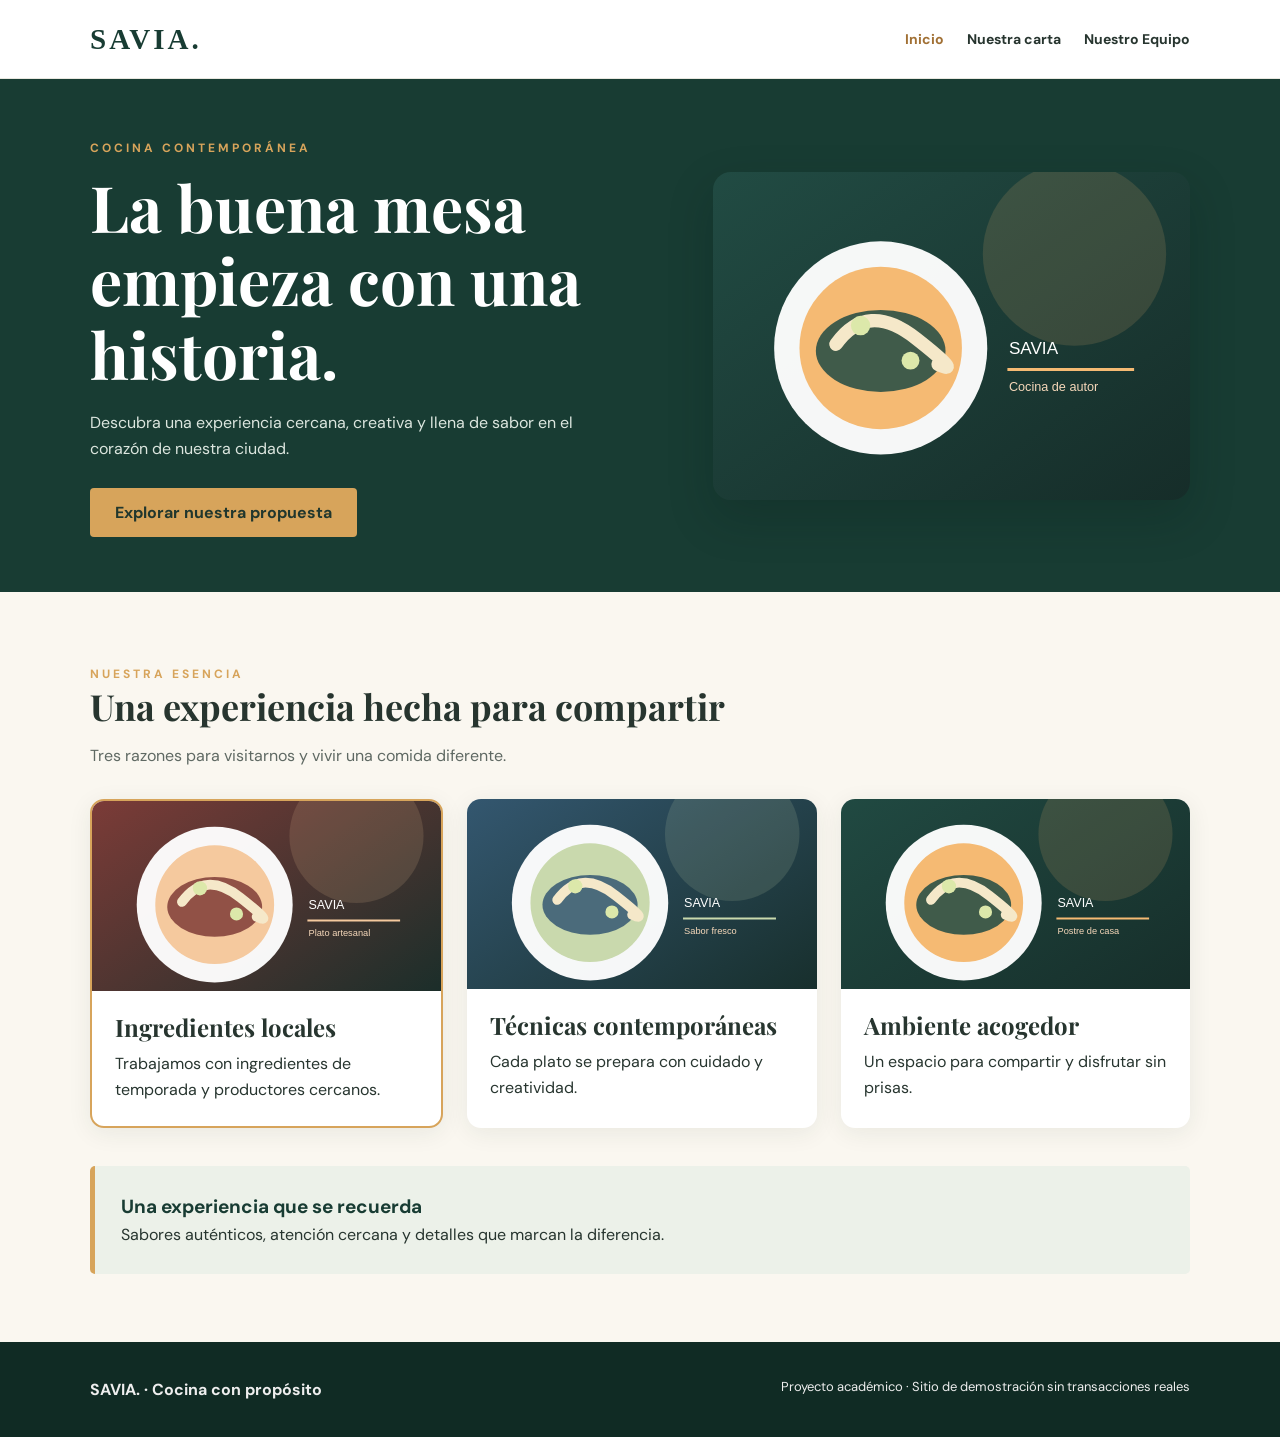
<file: index.html>
<!doctype html>
<html lang="es">
  <head>
    <meta charset="utf-8" />
    <meta content="width=device-width, initial-scale=1.0" name="viewport" />
    <title>SAVIA | Inicio</title>
    <link href="css/styles.css" rel="stylesheet" />
  </head>
  <body>
    <header class="site-header">
      <div class="container nav-inner">
        <a class="logo" href="index.html"> SAVIA. </a>
        <nav aria-label="Navegaci&oacute;n principal" class="nav-links">
          <a aria-current="page" href="index.html"> Inicio </a>
          <a class="nav-contact" href="pages/menu.html"> Nuestra carta </a>
          <a href="pages/equipo.html">Nuestro Equipo</a>
        </nav>
      </div>
    </header>

    <main>
      <section class="hero">
        <div class="container hero-grid">
          <div>
            <span class="eyebrow"> Cocina contempor&aacute;nea </span>
            <h1>La buena mesa empieza con una historia.</h1>
            <p>
              Descubra una experiencia cercana, creativa y llena de sabor en el
              coraz&oacute;n de nuestra ciudad.
            </p>
            <a class="btn" href="./pages/menu.html" id="hero-action">
              Explorar nuestra propuesta
            </a>
          </div>
          <img
            alt="Ilustraci&oacute;n de gastronom&iacute;a Savia"
            src="images/hero.svg"
          />
        </div>
      </section>
      <section class="section container">
        <div class="section-heading">
          <span class="eyebrow"> Nuestra esencia </span>
          <h2>Una experiencia hecha para compartir</h2>
          <p class="muted">
            Tres razones para visitarnos y vivir una comida diferente.
          </p>
        </div>
        <div class="feature-layout">
          <article class="tile card-highlight">
            <img
              alt="Presentaci&oacute;n gastron&oacute;mica 1"
              src="images/plato-1.svg"
            />
            <div class="tile-copy">
              <h3>Ingredientes locales</h3>
              <p>
                Trabajamos con ingredientes de temporada y productores cercanos.
              </p>
            </div>
          </article>
          <article class="tile">
            <img
              alt="Presentaci&oacute;n gastron&oacute;mica 2"
              src="images/plato-2.svg"
            />
            <div class="tile-copy">
              <h3>T&eacute;cnicas contempor&aacute;neas</h3>
              <p>Cada plato se prepara con cuidado y creatividad.</p>
            </div>
          </article>
          <article class="tile">
            <img
              alt="Presentaci&oacute;n gastron&oacute;mica 3"
              src="images/plato-3.svg"
            />
            <div class="tile-copy">
              <h3>Ambiente acogedor</h3>
              <p>Un espacio para compartir y disfrutar sin prisas.</p>
            </div>
          </article>
        </div>
        <div class="statement">
          <p class="statement-title" id="statement-title">
            Una experiencia que se recuerda
          </p>
          <p>
            Sabores aut&eacute;nticos, atenci&oacute;n cercana y detalles que
            marcan la diferencia.
          </p>
        </div>
      </section>
    </main>
    <footer class="site-footer">
      <div class="container footer-inner">
        <strong> SAVIA. &middot; Cocina con prop&oacute;sito </strong>
        <p>
          Proyecto acad&eacute;mico &middot; Sitio de demostraci&oacute;n sin
          transacciones reales
        </p>
      </div>
    </footer>
  </body>
</html>
</file>
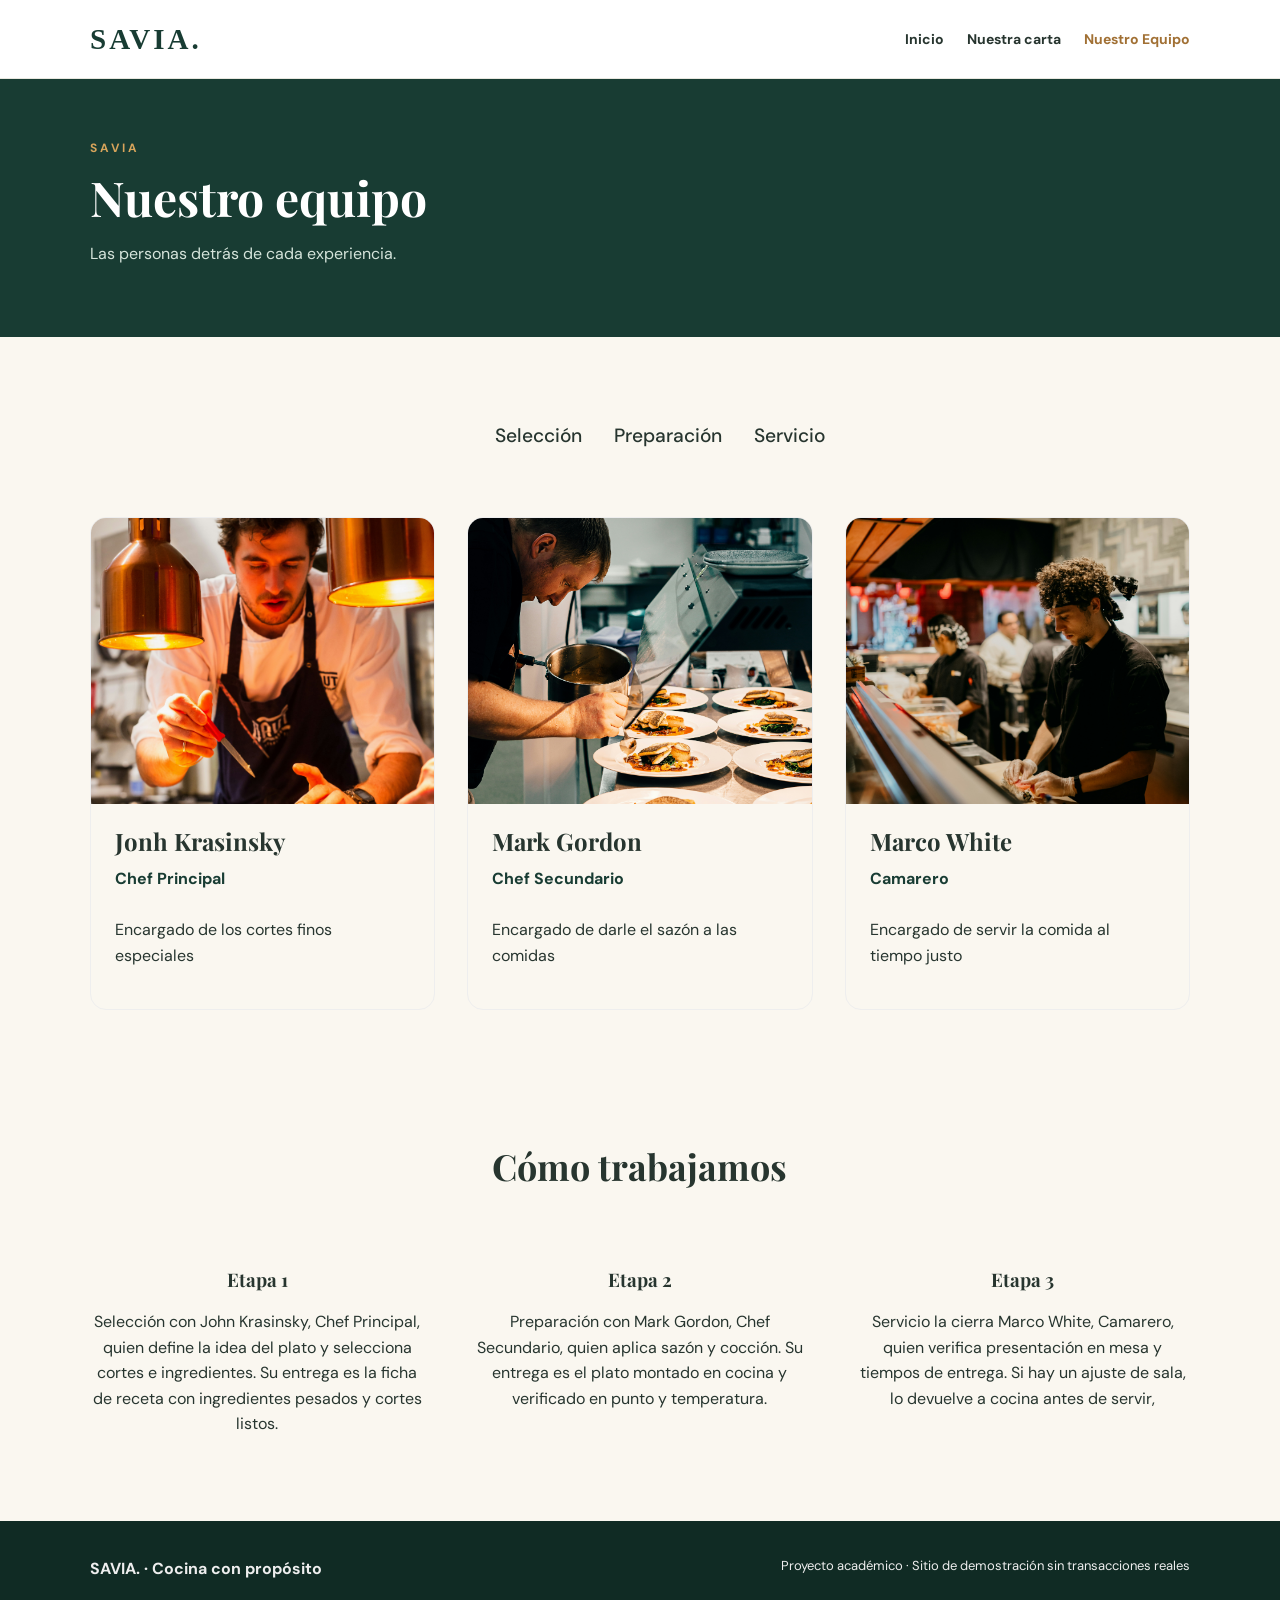
<file: pages/equipo.html>
<!doctype html>
<html lang="es">

<head>
  <meta charset="utf-8" />
  <meta content="width=device-width, initial-scale=1.0" name="viewport" />
  <title>SAVIA | Nuestro equipo</title>
  <link href="../css/equipo.css" rel="stylesheet" />
</head>

<body>
  <header class="site-header">
    <div class="container nav-inner">
      <a class="logo" href="../index.html"> SAVIA. </a>
      <nav aria-label="Navegaci&oacute;n principal" class="nav-links">
        <a href="../index.html"> Inicio </a>
        <a class="nav-contact" href="./menu.html"> Nuestra carta </a>
        <a aria-current="page" href="./equipo.html">Nuestro Equipo</a>
      </nav>
    </div>
  </header>
  <section class="page-hero">
    <div class="container">
      <span class="eyebrow"> SAVIA </span>
      <h1>Nuestro equipo</h1>
      <p>Las personas detr&aacute;s de cada experiencia.</p>
    </div>
  </section>
  <main class="section container">

    <nav class="team-navbar" aria-label="Navegación del equipo">
      <ul class="team-list">
        <li class="team-list_link"><a href="#jonh-krasinsky">Selección</a></li>
        <li class="team-list_link"><a href="#mark-gordon">Preparación</a></li>
        <li class="team-list_link"><a href="#marco-white">Servicio</a></li>
      </ul>
    </nav>

    <section class="team-grid">

      <article class="card" id="jonh-krasinsky">
        <img class="card-img" src="../images/chef1.jpg" alt="Chef principal de nuestro equipo">
        <div class="card-body">
          <h3>Jonh Krasinsky</h3>
          <span class="card-rol">Chef Principal</span>
          <p>Encargado de los cortes finos especiales</p>
        </div>
      </article>


      <article class="card" id="mark-gordon">
        <img class="card-img" src="../images/chef2.jpg" alt="Chef secundario de nuestro equipo">
        <div class="card-body">
          <h3>Mark Gordon</h3>

          <span class="card-rol">Chef Secundario</span>
          <p>Encargado de darle el sazón a las comidas</p>
        </div>
      </article>


      <article class="card" id="marco-white">
        <img class="card-img" src="../images/camarero.jpg" alt="Camararero de nuestro equipo">
        <div class="card-body">
          <h3>Marco White</h3>
          <span class="card-rol">Camarero</span>
          <p>Encargado de servir la comida al tiempo justo</p>

        </div>
      </article>

    </section>

  </main>


  <section class="section container about-grid">
    <h2 class="about-title">Cómo trabajamos</h2>


    <article>
      <h3>Etapa 1</h3>
      <p> Selección con John Krasinsky, Chef Principal, quien define la idea del plato y
        selecciona cortes e
        ingredientes. Su entrega es la ficha de receta con ingredientes pesados y cortes listos.
      </p>
    </article>

    <article>
      <h3>Etapa 2</h3>
      <p> Preparación con Mark Gordon, Chef Secundario, quien aplica sazón y cocción. Su
        entrega es el plato montado en cocina y verificado en punto y temperatura.</p>
    </article>

    <article>
      <h3>Etapa 3</h3>
      <p> Servicio la cierra Marco White, Camarero, quien verifica presentación en mesa y
        tiempos de entrega. Si hay un ajuste de sala, lo devuelve a cocina antes de servir,</p>
    </article>


  </section>
  <footer class="site-footer">
    <div class="container footer-inner">
      <strong> SAVIA. &middot; Cocina con prop&oacute;sito </strong>
      <p>
        Proyecto acad&eacute;mico &middot; Sitio de demostraci&oacute;n sin
        transacciones reales
      </p>
    </div>
  </footer>
</body>

</html>
</file>
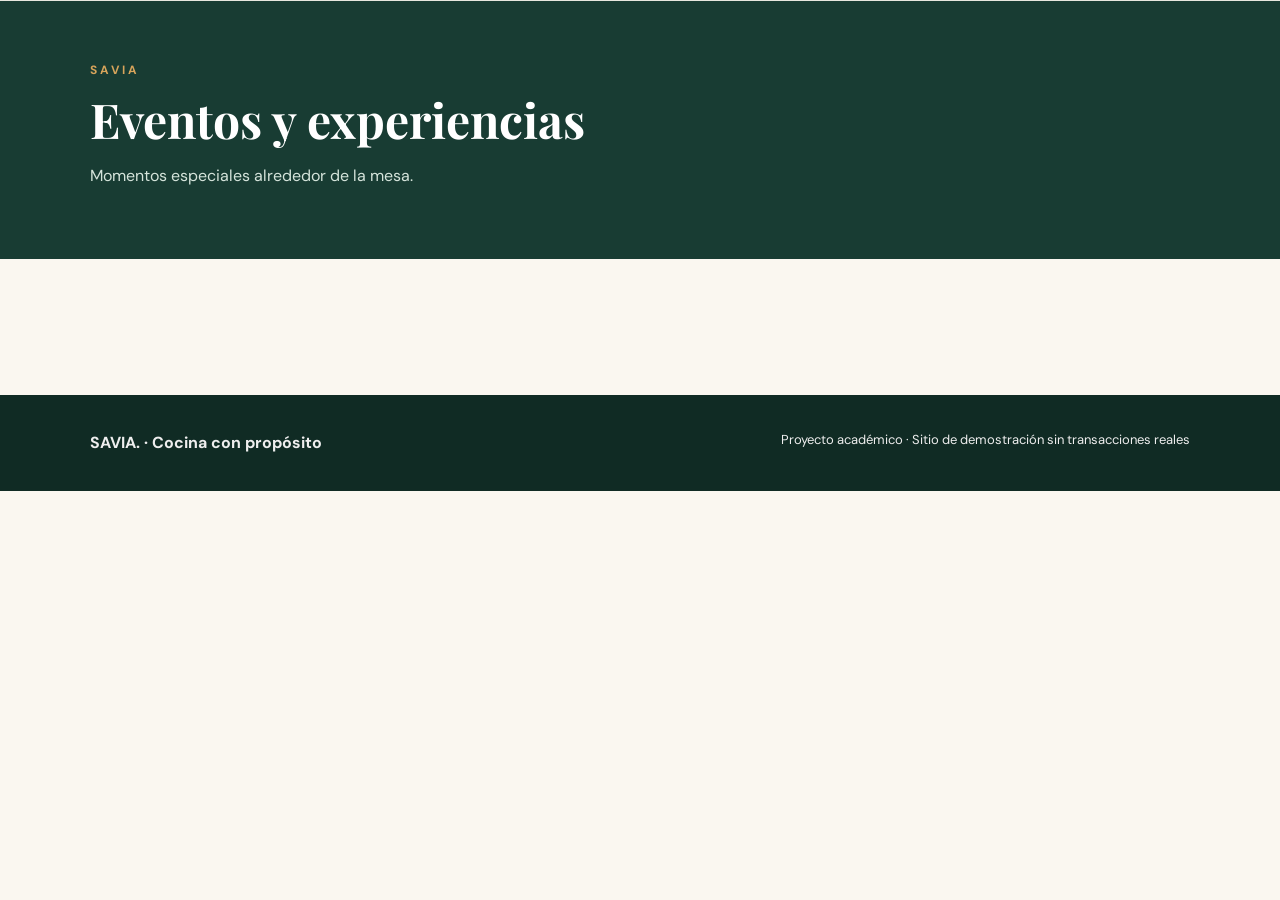
<file: pages/eventos.html>
<!doctype html>
<html lang="es">
  <head>
    <meta charset="utf-8" />
    <meta content="width=device-width, initial-scale=1.0" name="viewport" />
    <title>SAVIA | Eventos y experiencias</title>
    <link href="../css/styles.css" rel="stylesheet" />
  </head>
  <body>
    <header class="site-header">
      <!-- Espacio de trabajo: está pendiente de implementación. -->
    </header>

    <section class="page-hero">
      <div class="container">
        <span class="eyebrow"> SAVIA </span>
        <h1>Eventos y experiencias</h1>
        <p>Momentos especiales alrededor de la mesa.</p>
      </div>
    </section>
    <main class="section container">
      <!-- Espacio de trabajo: esta página está pendiente de implementación. -->
    </main>
    <footer class="site-footer">
      <div class="container footer-inner">
        <strong> SAVIA. &middot; Cocina con prop&oacute;sito </strong>
        <p>
          Proyecto acad&eacute;mico &middot; Sitio de demostraci&oacute;n sin
          transacciones reales
        </p>
      </div>
    </footer>
  </body>
</html>
</file>
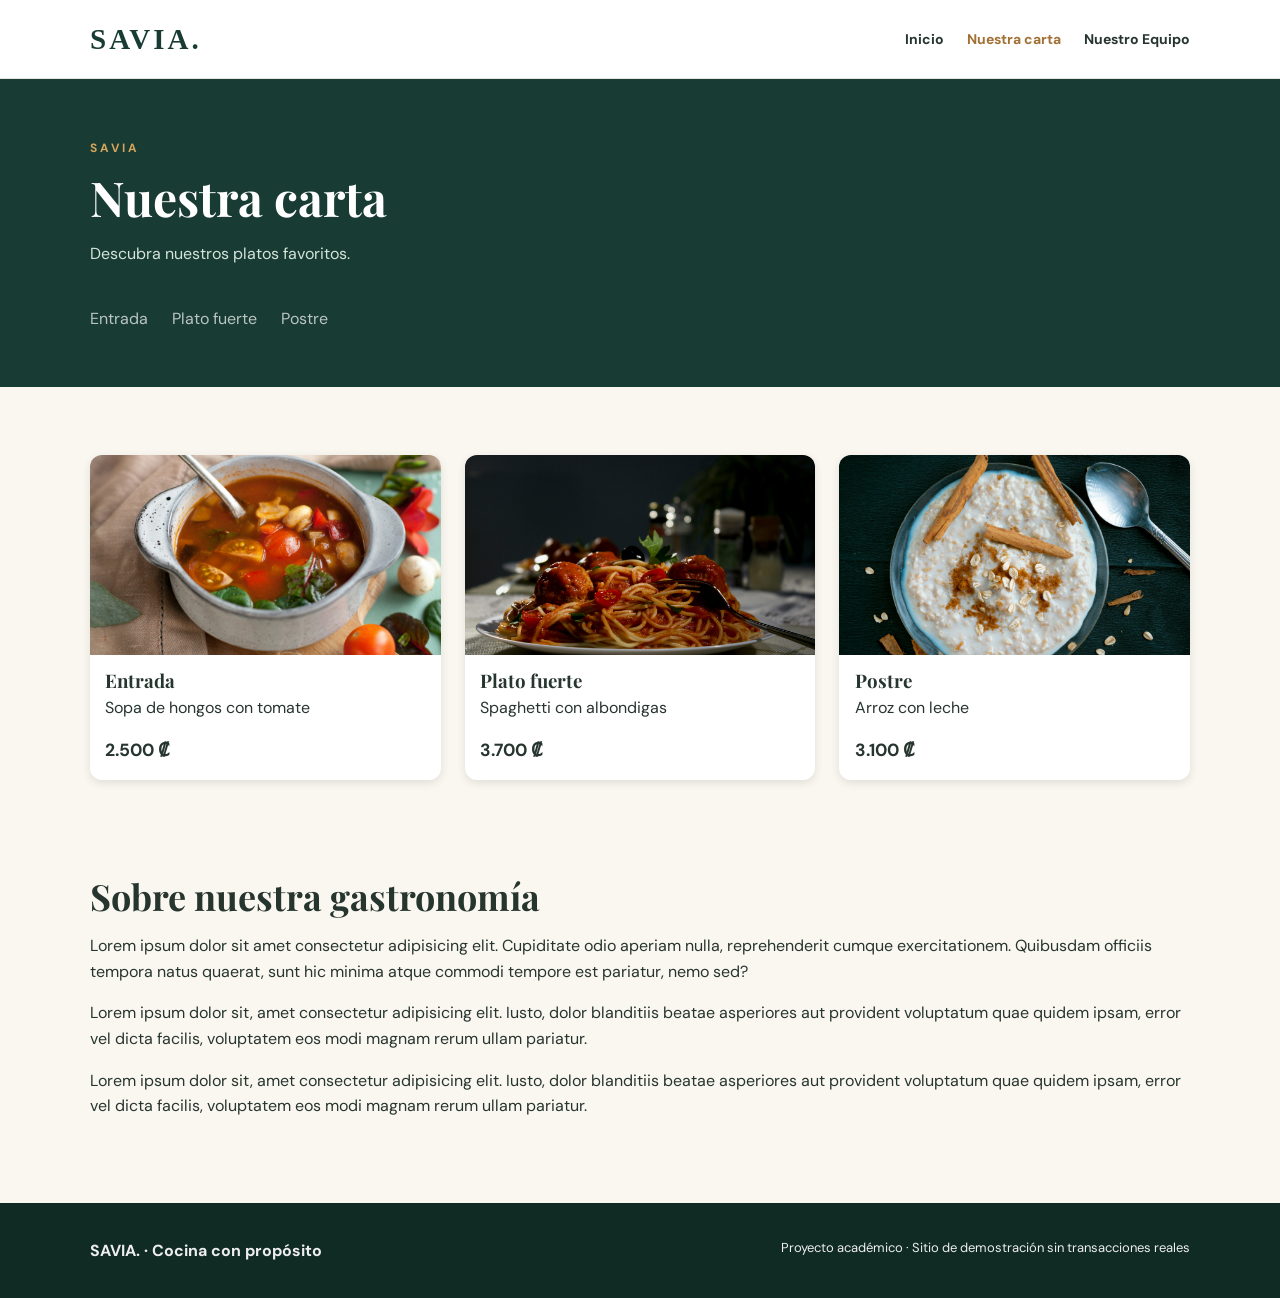
<file: pages/menu.html>
<!doctype html>
<html lang="es">

<head>
  <meta charset="utf-8" />
  <meta content="width=device-width, initial-scale=1.0" name="viewport" />
  <title>SAVIA | Nuestra carta</title>
  <link href="../css/menu.css" rel="stylesheet" />
</head>

<body>
  <header class="site-header">
    <div class="container nav-inner">
      <a class="logo" href="../index.html"> SAVIA. </a>
      <nav aria-label="Navegaci&oacute;n principal" class="nav-links">
        <a href="../index.html"> Inicio </a>
        <a aria-current="page" class="nav-contact" href="./menu.html"> Nuestra carta </a>
        <a href="./equipo.html">Nuestro Equipo</a>
      </nav>
    </div>
  </header>

  <section class="page-hero">
    <div class="container">
      <span class="eyebrow"> SAVIA </span>
      <h1>Nuestra carta</h1>
      <p>Descubra nuestros platos favoritos.</p>
    </div>

    <nav class="container mealtime-nav">
      <ul class="mealtime-nav-list">
        <li>
          <a href="#entrada"><span>Entrada</span></a>
        </li>
        <li>
          <a href="#plato-fuerte"><span>Plato fuerte</span></a>
        </li>
        <li>
          <a href="#postre"><span>Postre</span></a>
        </li>
      </ul>
    </nav>
  </section>
  <main class="section container app-container">
    <ul class="mealtime-list">
      <li id="entrada">
        <article class="mealtime">
          <picture>
            <img src="../images/entrada.jpg" alt="Sopa de hongos con tomate en un cuenco blanco" />
          </picture>
          <footer class="footer">
            <div class="footer-desc">
              <h3>Entrada</h3>
              <p>Sopa de hongos con tomate</p>
            </div>
            <span class="pricing">2.500 ₡</span>
          </footer>
        </article>
      </li>
      <li id="plato-fuerte">
        <article class="mealtime">
          <picture>
            <img src="../images/plato-fuerte.jpg" alt="Spaghetti con albondigas sobre plato de ceramica blanca" />
          </picture>
          <footer class="footer">
            <div class="footer-desc">
              <h3>Plato fuerte</h3>
              <p>Spaghetti con albondigas</p>
            </div>
            <span class="pricing">3.700 ₡</span>
          </footer>
        </article>
      </li>
      <li id="postre">
        <article class="mealtime dinner">
          <picture>
            <img src="../images/postre.jpg" alt="Arroz con leche" />
          </picture>
          <footer class="footer">
            <div class="footer-desc">
              <h3>Postre</h3>
              <p>Arroz con leche</p>
            </div>
            <span class="pricing">3.100 ₡</span>
          </footer>
        </article>
      </li>
    </ul>

    <section class="information-section">
      <article>
        <h2>Sobre nuestra gastronomía</h2>
        <p>Lorem ipsum dolor sit amet consectetur adipisicing elit. Cupiditate odio aperiam nulla, reprehenderit cumque
          exercitationem. Quibusdam officiis tempora natus quaerat, sunt hic minima atque commodi tempore est pariatur,
          nemo sed?</p>
        <p>Lorem ipsum dolor sit, amet consectetur adipisicing elit. Iusto, dolor blanditiis beatae asperiores aut
          provident voluptatum quae quidem ipsam, error vel dicta facilis, voluptatem eos modi magnam rerum ullam
          pariatur.</p>
        <p>Lorem ipsum dolor sit, amet consectetur adipisicing elit. Iusto, dolor blanditiis beatae asperiores aut
          provident voluptatum quae quidem ipsam, error vel dicta facilis, voluptatem eos modi magnam rerum ullam
          pariatur.</p>
      </article>
    </section>
  </main>
  <footer class="site-footer">
    <div class="container footer-inner">
      <strong> SAVIA. &middot; Cocina con prop&oacute;sito </strong>
      <p>
        Proyecto acad&eacute;mico &middot; Sitio de demostraci&oacute;n sin
        transacciones reales
      </p>
    </div>
  </footer>
</body>

</html>
</file>
<file: css/styles.css>
@import url("https://fonts.googleapis.com/css2?family=DM+Sans:wght@400;500;600;700&family=Playfair+Display:wght@600;700&display=swap");
:root {
  --forest: #183c33;
  --cream: #faf7f0;
  --gold: #d7a45b;
  --ink: #27352f;
  --mute: #5f6963;
}
* {
  box-sizing: border-box;
}
body {
  margin: 0;
  background: var(--cream);
  color: var(--ink);
  font-family: "DM Sans", Arial, sans-serif;
  line-height: 1.6;
}
h1,
h2,
h3 {
  font-family: "Playfair Display", Georgia, serif;
  line-height: 1.15;
}
a {
  color: inherit;
  text-decoration: none;
}
img {
  display: block;
  max-width: 100%;
}
.container {
  width: min(1100px, calc(100% - 40px));
  margin-inline: auto;
}
.site-header {
  background: #fff;
  border-bottom: 1px solid #e8e7df;
}
.nav-inner {
  display: flex;
  align-items: center;
  justify-content: space-between;
  flex-wrap: wrap;
  gap: 24px;
  min-height: 78px;
}
.logo {
  font-family: Georgia, serif;
  font-size: 29px;
  font-weight: bold;
  letter-spacing: 3px;
  color: var(--forest);
}
.nav-links {
  display: flex;
  align-items: center;
  gap: 23px;
  flex-wrap: wrap;
}
.nav-links a {
  font-size: 14px;
  font-weight: 700;
}
.nav-links a:hover,
.nav-links a[aria-current="page"] {
  color: #a17034;
}
.hero {
  background: var(--forest);
  color: white;
}
.hero-grid {
  display: grid;
  grid-template-columns: 1.1fr 0.9fr;
  gap: 40px;
  align-items: center;
  min-height: 440px;
  padding-block: 55px;
}
.hero h1 {
  font-size: clamp(36px, 5vw, 65px);
  margin: 10px 0 20px;
}
.hero p {
  max-width: 540px;
  color: #dce6df;
}
.hero img {
  width: 100%;
  border-radius: 18px;
  box-shadow: 0 18px 45px #071f183d;
}
.eyebrow {
  text-transform: uppercase;
  letter-spacing: 3px;
  font-size: 12px;
  font-weight: 700;
  color: var(--gold);
}
.btn {
  display: inline-block;
  background: var(--gold);
  color: #21372d;
  padding: 12px 25px;
  border-radius: 4px;
  font-weight: 700;
  margin-top: 10px;
}
.btn:hover {
  filter: brightness(0.93);
}
.section {
  padding-block: 68px;
}
.section h2 {
  font-size: 36px;
  margin: 0 0 15px;
}
.muted {
  color: var(--mute);
}
.feature-layout {
  display: flex;
  gap: 24px;
  margin-top: 30px;
}
.tile {
  background: white;
  border-radius: 14px;
  overflow: hidden;
  box-shadow: 0 5px 25px #173b2d13;
  flex: 1;
}
.tile img {
  height: 190px;
  width: 100%;
  object-fit: cover;
}
.tile-copy {
  padding: 23px;
}
.tile h3 {
  font-size: 24px;
  margin: 0 0 10px;
}
.tile p {
  margin: 0;
}
.statement {
  background: #ecf1e9;
  padding: 26px;
  border-left: 5px solid var(--gold);
  border-radius: 5px;
  margin-top: 38px;
}
.statement p {
  margin: 0;
}
.statement-title {
  font-size: 19px;
  font-weight: 700;
  color: var(--forest);
}
.section-heading {
  max-width: 690px;
}
.site-footer {
  background: #102b24;
  color: #eee;
  padding: 35px 0;
}
.footer-inner {
  display: flex;
  justify-content: space-between;
  gap: 20px;
  flex-wrap: wrap;
}
.footer-inner p {
  margin: 0;
  font-size: 13px;
}
.page-hero {
  background: var(--forest);
  color: white;
  padding: 55px 0;
}
.page-hero h1 {
  font-size: 48px;
  margin: 10px 0;
}
.page-hero p {
  max-width: 650px;
  color: #d5e4db;
}
.page-grid {
  display: grid;
  grid-template-columns: repeat(3, minmax(0, 1fr));
  gap: 24px;
  margin-top: 28px;
}
.page-grid .tile img {
  height: 185px;
}
.cta {
  padding: 22px;
  margin-top: 30px;
  background: #edf1ea;
  border-radius: 10px;
  font-weight: 600;
}
@media (max-width: 760px) {
  .nav-inner {
    flex-direction: column;
    padding-block: 18px;
  }
  .nav-links {
    gap: 12px;
  }
  .hero-grid {
    grid-template-columns: 1fr;
  }
  .feature-layout {
    display: flex;
    flex-direction: column;
  }
  .page-grid {
    display: grid;
    grid-template-columns: 1fr;
  }
  .hero h1 {
    font-size: 39px;
  }
  .page-hero h1 {
    font-size: 37px;
  }
}
.card-highlight {
  border: 2px solid #d7a45b;
}

#hero-action {
  background: var(--gold);
}
@media (max-width: 760px) {
  .nav-inner {
    flex-direction: row;
  }
  .nav-links {
    flex-wrap: nowrap;
  }
}
</file>
<file: css/equipo.css>
@import url("https://fonts.googleapis.com/css2?family=DM+Sans:wght@400;500;600;700&family=Playfair+Display:wght@600;700&display=swap");

:root {
  --forest: #183c33;
  --cream: #faf7f0;
  --gold: #d7a45b;
  --ink: #27352f;
  --mute: #5f6963;
}

* {
  box-sizing: border-box;
}

html {
  scroll-behavior: smooth;
}

body {
  margin: 0;
  background: var(--cream);
  color: var(--ink);
  font-family: "DM Sans", Arial, sans-serif;
  line-height: 1.6;
}

h1,
h2,
h3 {
  font-family: "Playfair Display", Georgia, serif;
  line-height: 1.15;
}

a {
  color: inherit;
  text-decoration: none;
}

img {
  display: block;
  max-width: 100%;
}

.container {
  width: min(1100px, calc(100% - 40px));
  margin-inline: auto;
}

.site-header {
  background: #fff;
  border-bottom: 1px solid #e8e7df;
}

.nav-inner {
  display: flex;
  align-items: center;
  justify-content: space-between;
  flex-wrap: wrap;
  gap: 24px;
  min-height: 78px;
}

.logo {
  font-family: Georgia, serif;
  font-size: 29px;
  font-weight: bold;
  letter-spacing: 3px;
  color: var(--forest);
}

.nav-links {
  display: flex;
  align-items: center;
  gap: 23px;
  flex-wrap: wrap;
}

.nav-links a {
  font-size: 14px;
  font-weight: 700;
}

.nav-links a:hover,
.nav-links a[aria-current="page"] {
  color: #a17034;
}

.hero {
  background: var(--forest);
  color: white;
}

.hero-grid {
  display: grid;
  grid-template-columns: 1.1fr 0.9fr;
  gap: 40px;
  align-items: center;
  min-height: 440px;
  padding-block: 55px;
}

.hero h1 {
  font-size: clamp(36px, 5vw, 65px);
  margin: 10px 0 20px;
}

.hero p {
  max-width: 540px;
  color: #dce6df;
}

.hero img {
  width: 100%;
  border-radius: 18px;
  box-shadow: 0 18px 45px #071f183d;
}

.eyebrow {
  text-transform: uppercase;
  letter-spacing: 3px;
  font-size: 12px;
  font-weight: 700;
  color: var(--gold);
}

.btn {
  display: inline-block;
  background: var(--gold);
  color: #21372d;
  padding: 12px 25px;
  border-radius: 4px;
  font-weight: 700;
  margin-top: 10px;
}

.btn:hover {
  filter: brightness(0.93);
}

.section {
  padding-block: 68px;
}

.section h2 {
  font-size: 36px;
  margin: 0 0 15px;
}

.muted {
  color: var(--mute);
}

.feature-layout {
  display: flex;
  gap: 24px;
  margin-top: 30px;
}

.tile {
  background: white;
  border-radius: 14px;
  overflow: hidden;
  box-shadow: 0 5px 25px #173b2d13;
  flex: 1;
}

.tile img {
  height: 190px;
  width: 100%;
  object-fit: cover;
}

.tile-copy {
  padding: 23px;
}

.tile h3 {
  font-size: 24px;
  margin: 0 0 10px;
}

.tile p {
  margin: 0;
}

.statement {
  background: #ecf1e9;
  padding: 26px;
  border-left: 5px solid var(--gold);
  border-radius: 5px;
  margin-top: 38px;
}

.statement p {
  margin: 0;
}

.statement-title {
  font-size: 19px;
  font-weight: 700;
  color: var(--forest);
}

.section-heading {
  max-width: 690px;
}

.site-footer {
  background: #102b24;
  color: #eee;
  padding: 35px 0;
}

.footer-inner {
  display: flex;
  justify-content: space-between;
  gap: 20px;
  flex-wrap: wrap;
}

.footer-inner p {
  margin: 0;
  font-size: 13px;
}

.page-hero {
  background: var(--forest);
  color: white;
  padding: 55px 0;
}

.page-hero h1 {
  font-size: 48px;
  margin: 10px 0;
}

.page-hero p {
  max-width: 650px;
  color: #d5e4db;
}

.page-grid {
  display: grid;
  grid-template-columns: repeat(3, minmax(0, 1fr));
  gap: 24px;
  margin-top: 28px;
}

.page-grid .tile img {
  height: 185px;
}

.cta {
  padding: 22px;
  margin-top: 30px;
  background: #edf1ea;
  border-radius: 10px;
  font-weight: 600;
}


.team-list {
  list-style: none;
  display: flex;
  justify-content: center;
  align-items: center;
  gap: 2rem;

}

body:has(#jonh-krasinsky:target) a[href="#jonh-krasinsky"],
body:has(#mark-gordon:target) a[href="#mark-gordon"],
body:has(#marco-white:target) a[href="#marco-white"] {

  border-bottom: 1px solid var(--forest);
}

.team-list_link {
  border-bottom: 1px solid transparent;
  transition: border ease-in 0.5s;
  font-size: 1.2rem;
  font-weight: 500;
  max-width: 10rem;
}

.team-list_link:hover {
  border-color: var(--forest);
}

.team-grid {
  display: grid;
  grid-template-columns: repeat(auto-fit, minmax(215px, 1fr));
  gap: 2rem;

}

.card {
  border: 1px solid #eee;
  border-radius: 1rem;
  padding: 0;
  margin-top: 3rem;
  overflow: hidden;
  display: flex;
  flex-direction: column;
  transition: transform ease-in 0.5s, box-shadow ease-in 0.5s;
  scroll-margin-top: 90px;



}



.card:hover {
  transform: translateY(-3px);
  box-shadow: 0 8px 20px rgba(30, 41, 59, 0.50);
}

.card:target {
  box-shadow: 0 8px 20px rgba(30, 41, 59, .25);
}

.card-img {
  width: 100%;
  aspect-ratio: 12 / 10;
  object-fit: cover;
  display: block;
}

.card-body {
  padding: 1.5rem;
  gap: 10px;
  display: flex;
  flex-direction: column;
  text-align: left;
}

.card-body h3 {
  margin: 0;
  font-size: 24px;
}

.card-rol {
  align-self: flex-start;
  color: var(--forest);
  font-weight: bold;
}


.about-grid {
  display: grid;
  grid-template-columns: repeat(auto-fit, minmax(300px, 1fr));
  gap: 3rem;
  justify-items: center;
  text-align: center
}

.about-title {

  text-align: center;
  grid-column: 1 / -1;
}


@media(width <=600px) {
  .team-grid {
    grid-template-columns: repeat(1, 1fr);
  }

  .team-list {
    flex-direction: column;
  }

}

@media (max-width: 760px) {
  .nav-inner {
    flex-direction: column;
    padding-block: 18px;
  }

  .nav-links {
    gap: 12px;
  }

  .hero-grid {
    grid-template-columns: 1fr;
  }

  .feature-layout {
    display: flex;
    flex-direction: column;
  }

  .page-grid {
    display: grid;
    grid-template-columns: 1fr;
  }

  .hero h1 {
    font-size: 39px;
  }

  .page-hero h1 {
    font-size: 37px;
  }
}

.card-highlight {
  border: 2px solid #d7a45b;
}

#hero-action {
  background: var(--gold);
}

@media (max-width: 760px) {
  .nav-inner {
    flex-direction: row;
  }

  .nav-links {
    flex-wrap: nowrap;
  }
}
</file>
<file: css/menu.css>
@import url("https://fonts.googleapis.com/css2?family=DM+Sans:wght@400;500;600;700&family=Playfair+Display:wght@600;700&display=swap");
:root {
  --forest: #183c33;
  --cream: #faf7f0;
  --gold: #d7a45b;
  --ink: #27352f;
  --mute: #5f6963;
}
* {
  box-sizing: border-box;
}
body {
  margin: 0;
  background: var(--cream);
  color: var(--ink);
  font-family: "DM Sans", Arial, sans-serif;
  line-height: 1.6;
}

html {
    scroll-behavior: smooth;
}

h1,
h2,
h3 {
  font-family: "Playfair Display", Georgia, serif;
  line-height: 1.15;
}
a {
  color: inherit;
  text-decoration: none;
}
img {
  display: block;
  max-width: 100%;
}
.container {
  width: min(1100px, calc(100% - 40px));
  margin-inline: auto;
}
.site-header {
  background: #fff;
  border-bottom: 1px solid #e8e7df;
}
.nav-inner {
  display: flex;
  align-items: center;
  justify-content: space-between;
  flex-wrap: wrap;
  gap: 24px;
  min-height: 78px;
}
.logo {
  font-family: Georgia, serif;
  font-size: 29px;
  font-weight: bold;
  letter-spacing: 3px;
  color: var(--forest);
}
.nav-links {
  display: flex;
  align-items: center;
  gap: 23px;
  flex-wrap: wrap;
}
.nav-links a {
  font-size: 14px;
  font-weight: 700;
}
.nav-links a:hover,
.nav-links a[aria-current="page"] {
  color: #a17034;
}
.hero {
  background: var(--forest);
  color: white;
}
.hero-grid {
  display: grid;
  grid-template-columns: 1.1fr 0.9fr;
  gap: 40px;
  align-items: center;
  min-height: 440px;
  padding-block: 55px;
}
.hero h1 {
  font-size: clamp(36px, 5vw, 65px);
  margin: 10px 0 20px;
}
.hero p {
  max-width: 540px;
  color: #dce6df;
}
.hero img {
  width: 100%;
  border-radius: 18px;
  box-shadow: 0 18px 45px #071f183d;
}
.eyebrow {
  text-transform: uppercase;
  letter-spacing: 3px;
  font-size: 12px;
  font-weight: 700;
  color: var(--gold);
}
.btn {
  display: inline-block;
  background: var(--gold);
  color: #21372d;
  padding: 12px 25px;
  border-radius: 4px;
  font-weight: 700;
  margin-top: 10px;
}
.btn:hover {
  filter: brightness(0.93);
}
.section {
  padding-block: 68px;
}
.section h2 {
  font-size: 36px;
  margin: 0 0 15px;
}
.muted {
  color: var(--mute);
}
.feature-layout {
  display: flex;
  gap: 24px;
  margin-top: 30px;
}
.tile {
  background: white;
  border-radius: 14px;
  overflow: hidden;
  box-shadow: 0 5px 25px #173b2d13;
  flex: 1;
}
.tile img {
  height: 190px;
  width: 100%;
  object-fit: cover;
}
.tile-copy {
  padding: 23px;
}
.tile h3 {
  font-size: 24px;
  margin: 0 0 10px;
}
.tile p {
  margin: 0;
}
.statement {
  background: #ecf1e9;
  padding: 26px;
  border-left: 5px solid var(--gold);
  border-radius: 5px;
  margin-top: 38px;
}
.statement p {
  margin: 0;
}
.statement-title {
  font-size: 19px;
  font-weight: 700;
  color: var(--forest);
}
.section-heading {
  max-width: 690px;
}
.site-footer {
  background: #102b24;
  color: #eee;
  padding: 35px 0;
}
.footer-inner {
  display: flex;
  justify-content: space-between;
  gap: 20px;
  flex-wrap: wrap;
}
.footer-inner p {
  margin: 0;
  font-size: 13px;
}
.page-hero {
  background: var(--forest);
  color: white;
  padding: 55px 0;
}
.page-hero h1 {
  font-size: 48px;
  margin: 10px 0;
}
.page-hero p {
  max-width: 650px;
  color: #d5e4db;
}

ul,ol {
    list-style: none;
    padding: 0;
    margin: 0;
}

.mealtime-nav {
    margin-top: 2.5rem;
}

.mealtime-nav-list {
    display: flex;
    flex-wrap: wrap;
    gap: 1.5rem;
}

.mealtime-nav-list a {
    opacity: .7;
    transition: opacity .12s ease;

    &:hover {
        opacity: 1;
    }
}

.app-container > * + * {
    margin-top: 6rem;
}

.mealtime-list {
    margin: 0;
    padding: 0;
    display: grid;
    gap: 1.5rem;
    grid-template-columns: repeat(3, 1fr);
}

.mealtime-list li {
    scroll-margin-top: 1.3rem;
}

.mealtime {
    background-color: white;
    box-shadow: 0px 3px 10px rgba(0 0 0 / .1);
    overflow: hidden;
    border-radius: 12px;
    height: 100%;
    display: flex;
    flex-direction: column;
}

.mealtime picture {

    & img {
        width: 100%;
        height: 200px;
        object-fit: cover;
        object-position: center
    }
}

.mealtime .footer {
    padding: .95rem;
    display: flex;
    flex-direction: column;
    gap: 1rem;
    height: 100%;
}

.mealtime .footer .footer-desc {
    margin: 0;
    padding: 0;
    display: flex;
    flex-direction: column;
    height: 100%;
    gap: 0.2rem;

    & p, h3 {
        margin: 0;
        padding: 0;
    }
}

.mealtime .footer .pricing {
    font-weight: 700;
    font-size: 1.1rem;
}

.mealtime h3 {
    margin: 0;
    padding: 0;
}

@media (width <= 678px) {
    .mealtime-list {
        grid-template-columns: 1fr;
    }
}
</file>
